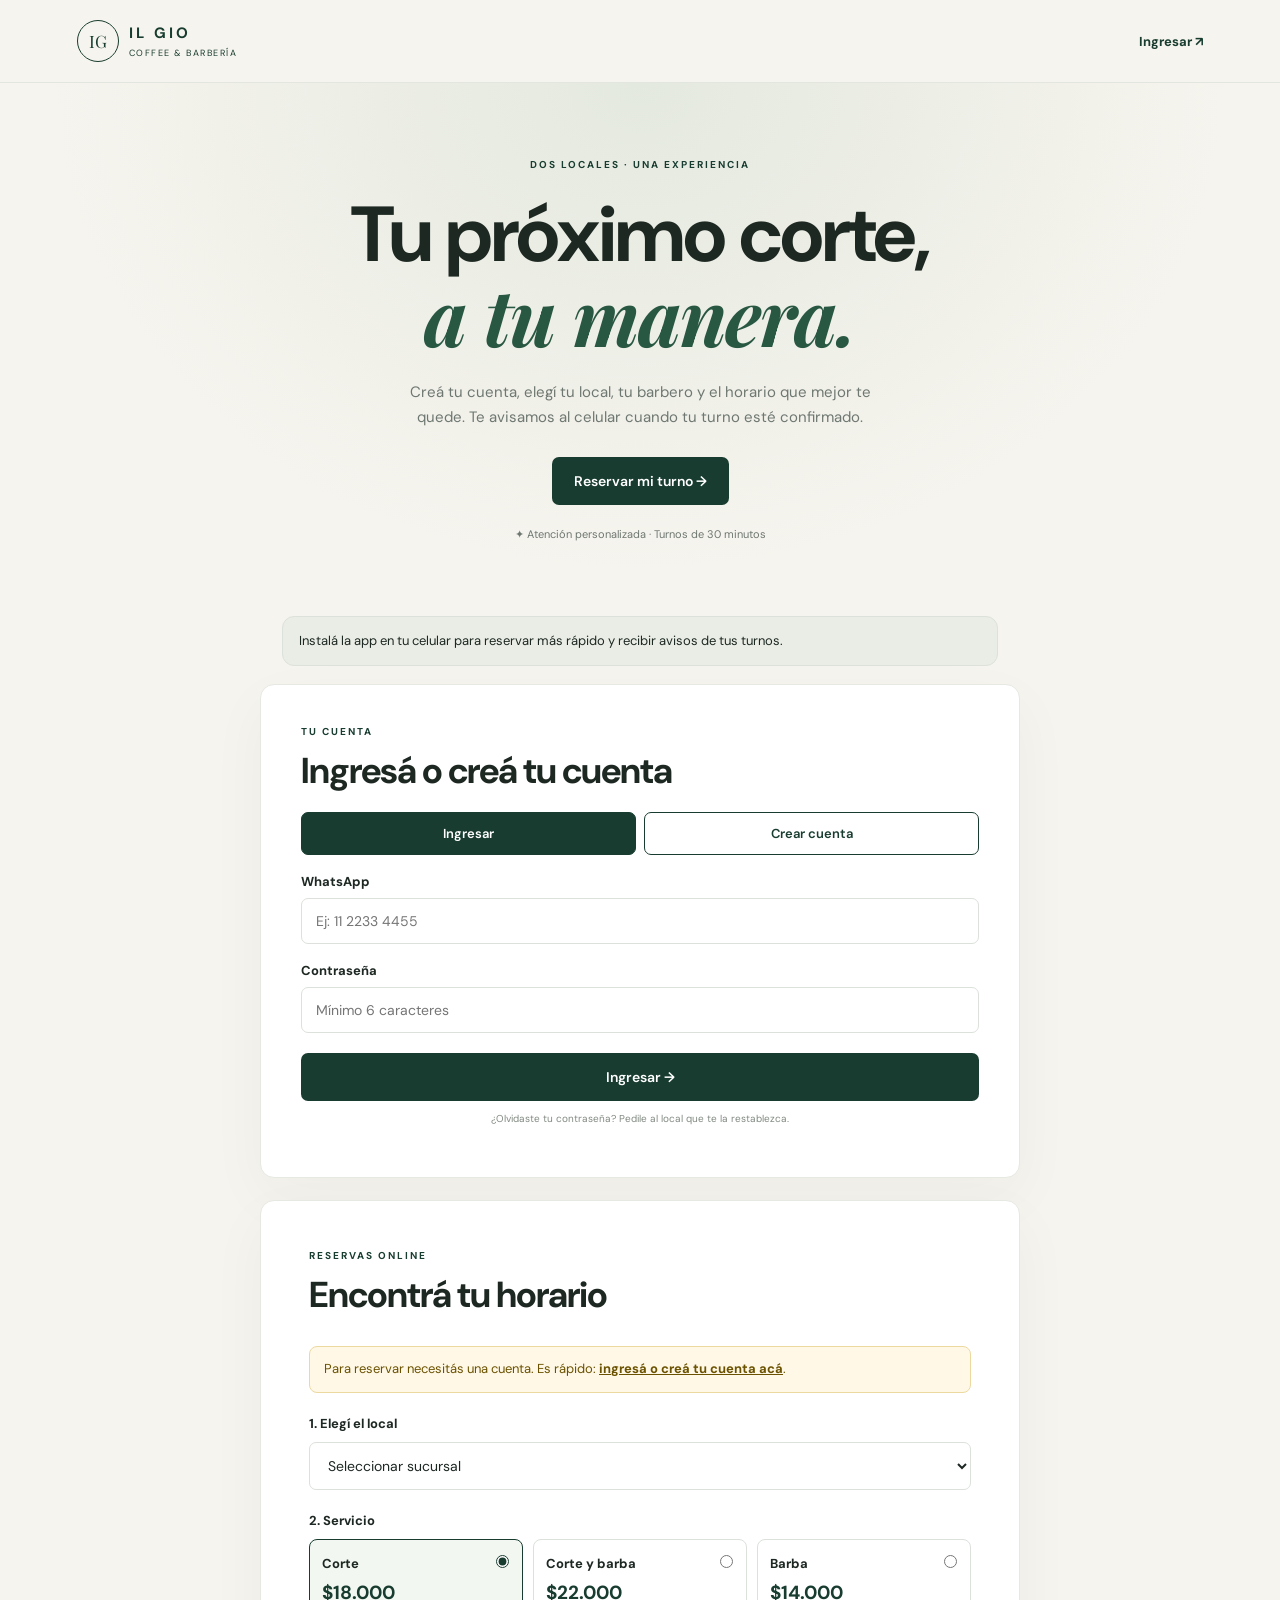
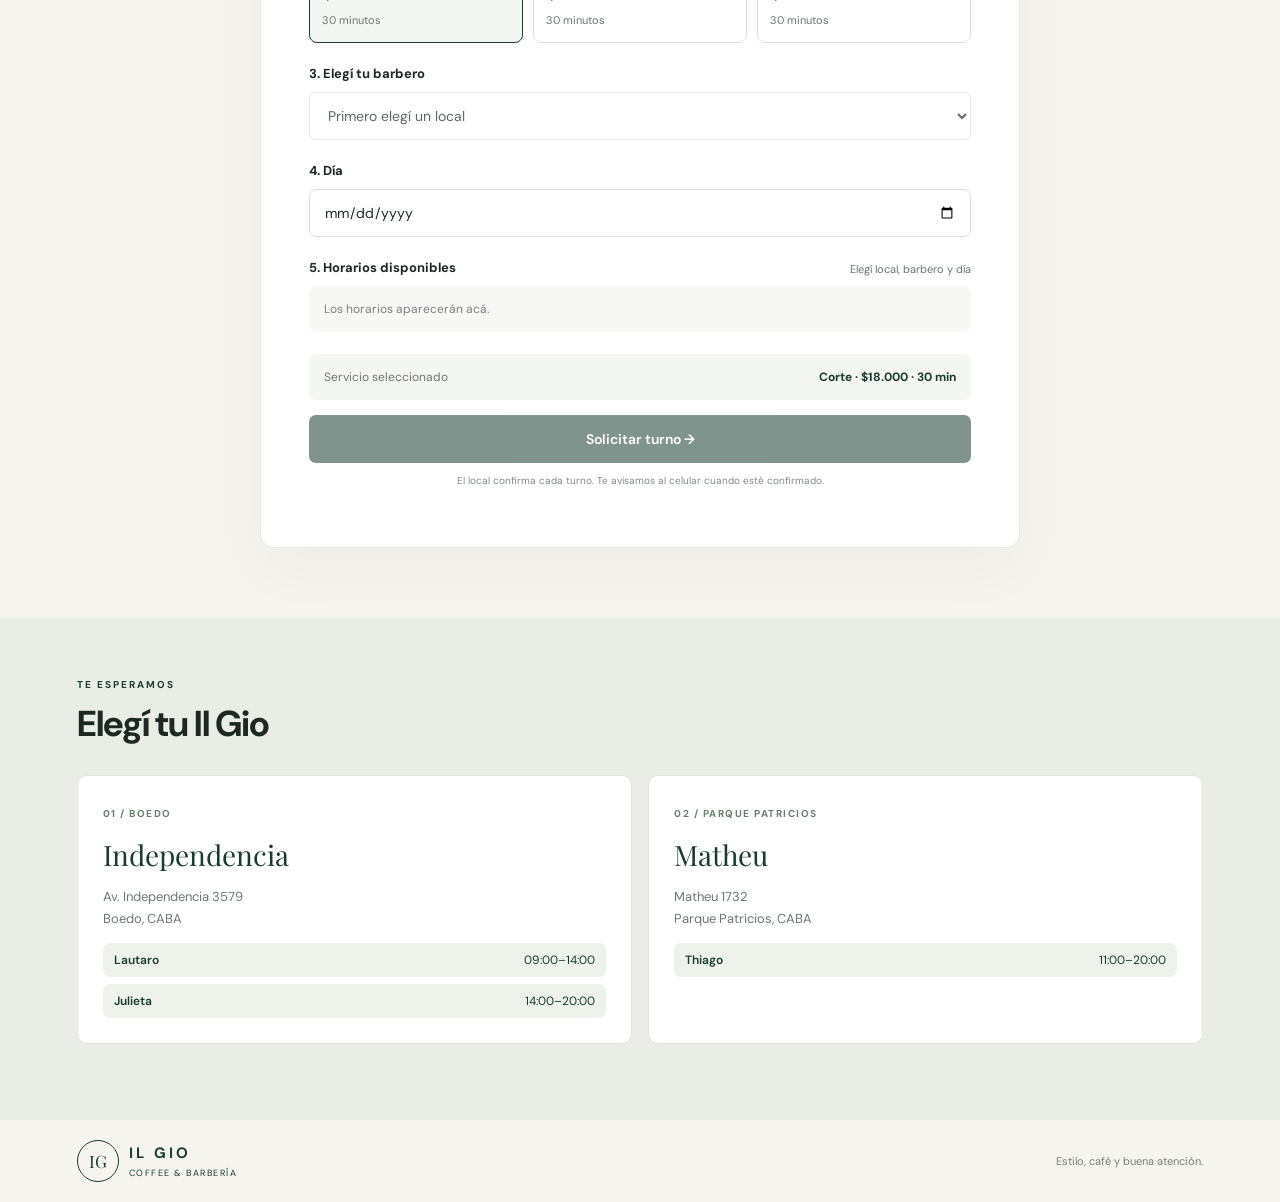
<file: index.html>
<!doctype html>
<html lang="es-AR"><head><meta charset="utf-8"><meta name="viewport" content="width=device-width,initial-scale=1,viewport-fit=cover"><meta name="theme-color" content="#183d30"><title>Turnos | Il Gio Coffee & Barbería</title>
<link rel="manifest" href="/manifest-cliente.webmanifest"><link rel="apple-touch-icon" href="/icon-180.png">
<meta name="apple-mobile-web-app-capable" content="yes"><meta name="mobile-web-app-capable" content="yes"><meta name="apple-mobile-web-app-title" content="Il Gio">
<link rel="stylesheet" href="/styles.css">
<style>
[hidden]{display:none!important}
.appbar{max-width:760px;margin:0 auto 18px;padding:0 22px}
.appbar .box{background:#e9ede5;border:1px solid #dce1db;border-radius:12px;padding:14px 16px;font-size:13px;line-height:1.6;display:flex;justify-content:space-between;gap:12px;align-items:center;flex-wrap:wrap}
.cuenta{max-width:760px;margin:0 auto 22px;background:#fff;padding:clamp(22px,5vw,40px);border:1px solid #e6e8e2;border-radius:14px;box-shadow:0 20px 60px #253b2d0a}
.cuenta h2{margin:9px 0 18px}
.tabs{display:flex;gap:8px;margin-bottom:4px}
.tabs button{flex:1;border:1px solid var(--g);background:#fff;color:var(--g);border-radius:7px;padding:12px;font:600 13px 'DM Sans',sans-serif;cursor:pointer}
.tabs button.on{background:var(--g);color:#fff}
.cuenta label{display:block;font-size:13px;font-weight:700;margin:18px 0 8px}
.cuenta input{width:100%;border:1px solid var(--line);border-radius:7px;padding:13px 14px;font:14px 'DM Sans',sans-serif;background:#fff;color:var(--ink)}
.link{background:none;border:0;color:var(--g);text-decoration:underline;font:600 13px 'DM Sans',sans-serif;cursor:pointer;padding:6px 0}
.msgbox{display:none;padding:13px;border-radius:7px;font-size:13px;line-height:1.5;margin-top:12px}
.msgbox.show{display:block}.msgbox.error{background:#fff1ef;color:#a3372a}.msgbox.success{background:#edf7ee;color:#205d35}
.fila{display:flex;gap:14px;align-items:center;flex-wrap:wrap;margin:14px 0 6px}
.turno{border:1px solid var(--line);border-radius:9px;padding:14px;margin-top:10px;font-size:13px;line-height:1.7}
.turno b{display:block;font-size:15px;color:var(--g)}
.est{display:inline-block;border-radius:20px;padding:2px 10px;font-size:11px;font-weight:700;margin:2px 0 4px}
.est.p{background:#fdeeb8;color:#7a5a00}.est.c{background:#dcf1e1;color:#205d35}
.cancelar{background:#fff1ef;color:#a3372a;border:0;border-radius:7px;padding:9px 13px;font:600 13px 'DM Sans',sans-serif;cursor:pointer;margin-top:6px}
.needlogin{background:#fff8e6;border:1px solid #ecd9a0;color:#6b5200;border-radius:8px;padding:12px 14px;font-size:13px;line-height:1.6;margin-bottom:6px}
.needlogin a{color:#6b5200;font-weight:700}
button:disabled{opacity:.55;cursor:not-allowed}
</style></head>
<body>
<header><a class="brand" href="#"><span class="mark">IG</span><span><b>IL GIO</b><small>COFFEE & BARBERÍA</small></span></a><a href="#cuenta" id="navCuenta">Ingresar ↗</a></header>
<main><section class="hero"><div class="eyebrow">DOS LOCALES · UNA EXPERIENCIA</div><h1>Tu próximo corte,<br><em>a tu manera.</em></h1><p>Creá tu cuenta, elegí tu local, tu barbero y el horario que mejor te quede. Te avisamos al celular cuando tu turno esté confirmado.</p><a class="btn" href="#reservar">Reservar mi turno →</a><div class="note">✦ Atención personalizada · Turnos de 30 minutos</div></section>

<div class="appbar" id="appbar" hidden><div class="box"><span id="appmsg">Instalá la app en tu celular para reservar más rápido y recibir avisos.</span><button class="btn" id="btnInstalar" type="button" hidden>Instalar app</button></div></div>

<section class="cuenta" id="cuenta"><div class="eyebrow">TU CUENTA</div>
<div id="vistaAuth"><h2>Ingresá o creá tu cuenta</h2>
<div class="tabs"><button type="button" id="tabIngreso" class="on">Ingresar</button><button type="button" id="tabRegistro">Crear cuenta</button></div>
<form id="authForm" novalidate>
<div id="campoNombre" hidden><label for="cName">Tu nombre</label><input id="cName" maxlength="60" autocomplete="name" placeholder="Nombre y apellido"></div>
<label for="cPhone">WhatsApp</label><input id="cPhone" type="tel" maxlength="30" autocomplete="tel" placeholder="Ej: 11 2233 4455">
<label for="cPass">Contraseña</label><input id="cPass" type="password" maxlength="100" autocomplete="current-password" placeholder="Mínimo 6 caracteres">
<button class="btn submit" id="cSubmit" type="submit" style="margin-top:20px">Ingresar →</button>
<p class="fine" id="olvide">¿Olvidaste tu contraseña? Pedile al local que te la restablezca.</p>
<div id="cMsg" class="msgbox" role="status"></div></form></div>
<div id="vistaYo" hidden><h2 id="yoSaludo">Hola</h2><div class="fine" style="text-align:left" id="yoTel"></div>
<div class="fila"><button class="btn" id="btnAvisos" type="button">🔔 Activar avisos</button><button class="link" id="btnSalir" type="button">Salir de mi cuenta</button></div>
<div class="fine" style="text-align:left" id="avisoEstado"></div>
<h3 style="margin:24px 0 2px;font-size:17px">Mis turnos</h3><div id="misTurnos"></div></div>
</section>

<section class="booking" id="reservar"><div class="eyebrow">RESERVAS ONLINE</div><h2>Encontrá tu horario</h2>
<div class="needlogin" id="needLogin">Para reservar necesitás una cuenta. Es rápido: <a href="#cuenta">ingresá o creá tu cuenta acá</a>.</div>
<form id="bookingForm">
<label for="location">1. Elegí el local</label><select id="location" required><option value="">Seleccionar sucursal</option><option value="boedo">Boedo · Av. Independencia 3579</option><option value="matheu">Parque Patricios · Matheu 1732</option></select>
<label>2. Servicio</label><div class="services"><label class="service"><input type="radio" name="service" value="Corte" data-price="18000" checked><b>Corte</b><strong>$18.000</strong><small>30 minutos</small></label><label class="service"><input type="radio" name="service" value="Corte y barba" data-price="22000"><b>Corte y barba</b><strong>$22.000</strong><small>30 minutos</small></label><label class="service"><input type="radio" name="service" value="Barba" data-price="14000"><b>Barba</b><strong>$14.000</strong><small>30 minutos</small></label></div>
<label for="barber">3. Elegí tu barbero</label><select id="barber" required disabled><option>Primero elegí un local</option></select>
<label for="date">4. Día</label><input id="date" type="date" required>
<div class="labelrow"><label>5. Horarios disponibles</label><span id="hint">Elegí local, barbero y día</span></div><div id="slots" class="slots"><div class="empty">Los horarios aparecerán acá.</div></div>
<input type="hidden" id="selectedTime">
<div class="summary"><span>Servicio seleccionado</span><b id="summary">Corte · $18.000 · 30 min</b></div><button class="btn submit" id="submit" type="submit" disabled>Solicitar turno →</button><p class="fine">El local confirma cada turno. Te avisamos al celular cuando esté confirmado.</p><div id="message" role="status"></div>
</form></section>

<section class="locations"><div class="eyebrow">TE ESPERAMOS</div><h2>Elegí tu Il Gio</h2><div class="cards"><article><small>01 / BOEDO</small><h3>Independencia</h3><p>Av. Independencia 3579<br>Boedo, CABA</p><div class="team">Lautaro <span>09:00–14:00</span></div><div class="team">Julieta <span>14:00–20:00</span></div></article><article><small>02 / PARQUE PATRICIOS</small><h3>Matheu</h3><p>Matheu 1732<br>Parque Patricios, CABA</p><div class="team">Thiago <span>11:00–20:00</span></div></article></div></section></main>
<footer><a class="brand" href="#"><span class="mark">IG</span><span><b>IL GIO</b><small>COFFEE & BARBERÍA</small></span></a><span>Estilo, café y buena atención.</span></footer><script src="/app.js"></script></body></html>
</file>
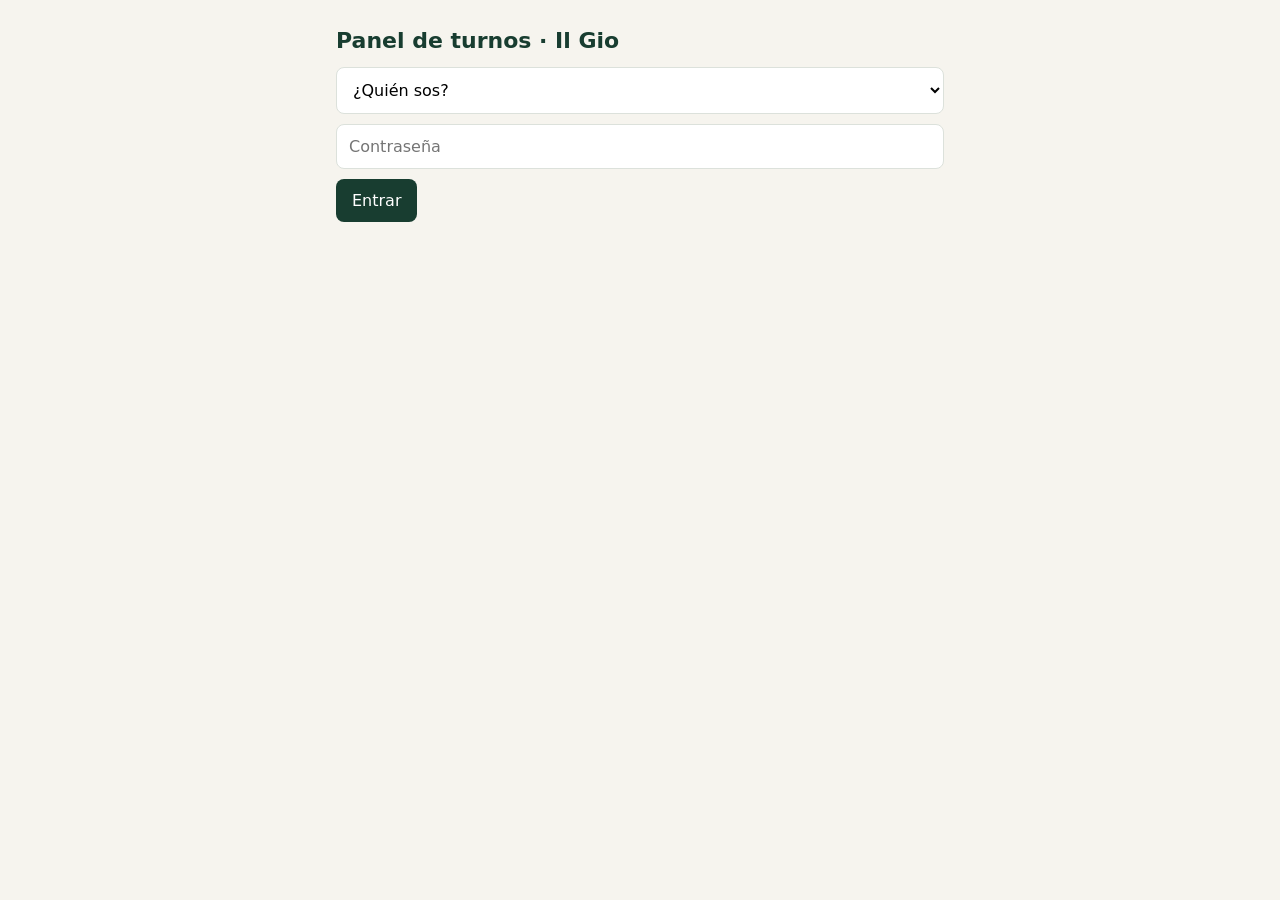
<file: admin.html>
<!doctype html>
<html lang="es-AR"><head><meta charset="utf-8"><meta name="viewport" content="width=device-width,initial-scale=1,viewport-fit=cover"><meta name="robots" content="noindex,nofollow"><meta name="theme-color" content="#183d30"><title>Panel | Il Gio</title>
<link rel="manifest" href="/manifest-admin.webmanifest"><link rel="apple-touch-icon" href="/icon-180.png">
<meta name="apple-mobile-web-app-capable" content="yes"><meta name="mobile-web-app-capable" content="yes"><meta name="apple-mobile-web-app-title" content="Il Gio Panel">
<style>
*{box-sizing:border-box}[hidden]{display:none!important}body{margin:0;font-family:system-ui,-apple-system,Segoe UI,sans-serif;background:#f6f4ee;color:#1e2823}
.wrap{max-width:640px;margin:0 auto;padding:20px 16px 60px}h1{font-size:22px;margin:8px 0 14px;color:#183d30}
input,select,button{font:inherit;font-size:16px}input,select{width:100%;padding:12px;border:1px solid #dce1db;border-radius:8px;background:#fff;margin-bottom:10px}
.btn{background:#183d30;color:#fff;border:0;border-radius:8px;padding:12px 16px;cursor:pointer}.btn.sec{background:#fff;color:#183d30;border:1px solid #183d30}
.row{display:flex;gap:8px;margin-bottom:10px}.row>*{flex:1;margin-bottom:0}.row .btn{flex:0 0 auto}
.card{background:#fff;border:1px solid #e6e8e2;border-radius:10px;padding:14px;margin-top:10px}.card.pen{border-color:#e0b84a;background:#fffbee}
.top{display:flex;justify-content:space-between;align-items:baseline;gap:10px}.hora{font-size:22px;font-weight:700;color:#183d30}
.meta{font-size:13px;color:#6e7771;margin:4px 0}.sub{font-size:13px;color:#6e7771;margin:2px 0}.cli{font-size:16px;margin:6px 0}.cli a{color:#183d30;font-weight:600}
.badge{display:inline-block;font-size:12px;font-weight:700;border-radius:20px;padding:3px 10px;margin:2px 0 4px}.badge.pen{background:#fdeeb8;color:#7a5a00}.badge.ok{background:#dcf1e1;color:#205d35}
.acts{display:flex;gap:8px;flex-wrap:wrap;margin-top:8px}.acts button,.acts a{border:0;border-radius:8px;padding:10px 14px;cursor:pointer;font-size:15px;text-decoration:none;display:inline-block}
.a-ok{background:#183d30;color:#fff}.a-no{background:#fff1ef;color:#a3372a}.a-wa{background:#e3f6ea;color:#1b6b3a}.a-gr{background:#eef0ec;color:#3d4a41}
.msg{padding:12px;border-radius:8px;margin-top:12px;font-size:14px}.err{background:#fff1ef;color:#a3372a}.vacio{background:#edf2eb;color:#3d5a47}
.app{background:#e9ede5;border:1px solid #dce1db;border-radius:10px;padding:12px 14px;font-size:13px;line-height:1.6;margin-bottom:12px}.app .acts{margin-top:6px}
.out{float:right;background:none;border:0;color:#6e7771;text-decoration:underline;cursor:pointer;font-size:13px}
</style></head><body><div class="wrap">
<div id="login"><h1>Panel de turnos · Il Gio</h1>
<select id="who"><option value="">¿Quién sos?</option><option value="dueno">Dueño</option><option value="lautaro">Lautaro</option><option value="julieta">Julieta</option><option value="thiago">Thiago</option></select>
<input id="pass" type="password" placeholder="Contraseña" autocomplete="current-password">
<div class="row"><button class="btn" id="entrar">Entrar</button></div><div id="loginMsg"></div></div>

<div id="panel" hidden><button class="out" id="salir">Salir</button><h1 id="titulo">Il Gio</h1>
<div class="app" id="appBox"><span id="appTexto"></span><div class="acts"><button class="a-ok" id="btnInstalar" type="button" hidden>Instalar app</button><button class="a-ok" id="btnAvisos" type="button" hidden>🔔 Activar avisos de turnos</button></div></div>
<div class="row"><button class="btn" id="tabT">Turnos</button><button class="btn sec" id="tabC">Clientes</button></div>
<div id="vistaT">
<div class="row"><button class="btn sec" id="ant">←</button><input id="fecha" type="date"><button class="btn sec" id="sig">→</button></div>
<div class="row"><select id="local"><option value="">Todos los locales</option><option value="boedo">Boedo</option><option value="matheu">Parque Patricios</option></select>
<select id="barbero"><option value="">Todos los barberos</option><option value="lautaro">Lautaro</option><option value="julieta">Julieta</option><option value="thiago">Thiago</option></select></div>
<div id="lista"></div></div>
<div id="vistaC" hidden><input id="buscar" placeholder="Buscar por nombre o teléfono"><div id="resumenC" class="meta"></div><div id="listaC"></div></div>
</div></div>
<script>
const $=id=>document.getElementById(id);
const LOCAL={boedo:"Boedo",matheu:"Parque Patricios"};
const NOMBRES={dueno:"Dueño",lautaro:"Lautaro",julieta:"Julieta",thiago:"Thiago"};
const TZ="America/Argentina/Buenos_Aires";
let sesion=null,turnos=[],clientes=[],instalador=null;
try{sesion=JSON.parse(localStorage.getItem("ilgio_staff")||"null")}catch(e){}
const cap=s=>s.charAt(0).toUpperCase()+s.slice(1);
const hoy=()=>new Intl.DateTimeFormat("en-CA",{timeZone:TZ}).format(new Date());
const fDia=iso=>new Intl.DateTimeFormat("es-AR",{day:"2-digit",month:"2-digit",year:"numeric",timeZone:TZ}).format(new Date(iso));
const fHora=iso=>new Intl.DateTimeFormat("es-AR",{day:"2-digit",month:"2-digit",hour:"2-digit",minute:"2-digit",hourCycle:"h23",timeZone:TZ}).format(new Date(iso));
function waNum(p){let d=String(p).replace(/\D/g,"");if(d.startsWith("00"))d=d.slice(2);if(d.startsWith("549"))return d;if(d.startsWith("54"))return"549"+d.slice(2);d=d.replace(/^0+/,"");
if(d.length===12&&d.startsWith("11")&&d.slice(2,4)==="15")d="11"+d.slice(4);else if(d.length===12&&d.slice(3,5)==="15")d=d.slice(0,3)+d.slice(5);return"549"+d}
function el(t,c,x){const e=document.createElement(t);if(c)e.className=c;if(x!==undefined)e.textContent=x;return e}
async function post(url,body,token){const r=await fetch(url,{method:"POST",headers:{"Content-Type":"application/json",...(token?{Authorization:"Bearer "+token}:{})},body:JSON.stringify(body)});const d=await r.json().catch(()=>({}));if(!r.ok)throw Object.assign(new Error(d.error||"Error"),{status:r.status});return d}
const api=(accion,datos={})=>post("/.netlify/functions/admin",{accion,...datos},sesion&&sesion.token);

// ---------- Entrar y salir ----------
function mostrar(){$("login").hidden=true;$("panel").hidden=false;$("titulo").textContent="Il Gio · "+NOMBRES[sesion.who];
 if(!$("fecha").value)$("fecha").value=hoy();if(sesion.who!=="dueno"&&!$("barbero").value)$("barbero").value=sesion.who;
 pintarApp();cargar();renovarAvisos()}
function salir(){sesion=null;try{localStorage.removeItem("ilgio_staff")}catch(e){}$("panel").hidden=true;$("login").hidden=false}
$("entrar").onclick=async()=>{$("loginMsg").innerHTML="";
 if(!$("who").value){$("loginMsg").appendChild(el("div","msg err","Elegí quién sos."));return}
 try{const d=await api("login",{who:$("who").value,password:$("pass").value});sesion={token:d.token,who:d.who};$("pass").value="";
  try{localStorage.setItem("ilgio_staff",JSON.stringify(sesion))}catch(e){}mostrar()}catch(e){$("loginMsg").appendChild(el("div","msg err",e.message))}};
$("pass").onkeydown=e=>{if(e.key==="Enter")$("entrar").click()};
$("salir").onclick=salir;
function vencida(e){if(e.status===401){salir();$("loginMsg").innerHTML="";$("loginMsg").appendChild(el("div","msg err",e.message));return true}return false}

// ---------- Turnos ----------
async function cambiar(t,to,pregunta){if(!confirm(pregunta))return;try{await api("set",{id:t.id,to})}catch(e){if(vencida(e))return;alert(e.message)}cargar()}
function pintar(){const L=$("lista");L.innerHTML="";const lo=$("local").value,ba=$("barbero").value;
 const v=turnos.filter(t=>(!lo||t.location===lo)&&(!ba||t.barber===ba));
 if(!v.length){L.appendChild(el("div","msg vacio","No hay turnos para este día."));return}
 const [yy,mm,dd]=$("fecha").value.split("-");
 v.forEach(t=>{const pen=t.status==="pending";const c=el("div","card"+(pen?" pen":"")),top=el("div","top");top.appendChild(el("span","hora",t.time));top.appendChild(el("span","meta",cap(t.barber)+" · "+LOCAL[t.location]));c.appendChild(top);
 c.appendChild(el("span","badge "+(pen?"pen":"ok"),pen?"Pendiente de confirmar":"Confirmado"));
 c.appendChild(el("div","meta",t.service+" · $"+new Intl.NumberFormat("es-AR").format(t.price)));
 const cli=el("div","cli",t.name+" · ");const a=el("a","",t.phone);a.href="tel:"+t.phone.replace(/[^\d+]/g,"");cli.appendChild(a);c.appendChild(cli);
 const acts=el("div","acts");
 if(pen){const ok=el("button","a-ok","Confirmar");ok.onclick=()=>cambiar(t,"confirmed","¿Confirmar el turno de "+t.name+" a las "+t.time+"?");acts.appendChild(ok);
  const no=el("button","a-no","Rechazar");no.onclick=()=>cambiar(t,"rejected","¿Rechazar el turno de "+t.name+" a las "+t.time+"?");acts.appendChild(no)}
 else{const no=el("button","a-no","Cancelar turno");no.onclick=()=>cambiar(t,"cancelled","¿Cancelar el turno de "+t.name+" a las "+t.time+"?");acts.appendChild(no)}
 const txt="Hola "+t.name+"! Te escribimos de Il Gio por tu turno de "+t.service+" el "+dd+"/"+mm+" a las "+t.time+(pen?".":". Está CONFIRMADO ✅");
 const w=el("a","a-wa","WhatsApp");w.href="https://wa.me/"+waNum(t.phone)+"?text="+encodeURIComponent(txt);w.target="_blank";w.rel="noopener";acts.appendChild(w);
 c.appendChild(acts);L.appendChild(c)})}
async function cargar(){$("lista").innerHTML="";$("lista").appendChild(el("div","msg vacio","Cargando…"));
 try{const d=await api("list",{date:$("fecha").value});turnos=d.turnos;pintar()}catch(e){if(vencida(e))return;$("lista").innerHTML="";$("lista").appendChild(el("div","msg err",e.message))}}
function mover(n){const d=new Date($("fecha").value+"T12:00:00");d.setDate(d.getDate()+n);$("fecha").value=d.toISOString().slice(0,10);cargar()}

// ---------- Clientes ----------
function vista(v){const c=v==="C";$("vistaT").hidden=c;$("vistaC").hidden=!c;$("tabT").className="btn"+(c?" sec":"");$("tabC").className="btn"+(c?"":" sec");if(c)cargarClientes();else cargar()}
async function cargarClientes(){const L=$("listaC");L.innerHTML="";L.appendChild(el("div","msg vacio","Cargando…"));
 try{const d=await api("clients");clientes=d.clientes;pintarClientes()}catch(e){if(vencida(e))return;L.innerHTML="";L.appendChild(el("div","msg err",e.message))}}
function pintarClientes(){const L=$("listaC");L.innerHTML="";const q=$("buscar").value.trim().toLowerCase(),qd=q.replace(/\D/g,"");
 const v=clientes.filter(c=>!q||c.name.toLowerCase().includes(q)||(qd&&c.phone.replace(/\D/g,"").includes(qd)));
 $("resumenC").textContent=v.length+(v.length===1?" cliente":" clientes");
 if(!v.length){L.appendChild(el("div","msg vacio","Todavía no hay clientes que coincidan."));return}
 v.forEach(c=>{const card=el("div","card");card.appendChild(el("div","hora",c.name));
 const cli=el("div","cli","");const a=el("a","",c.phone);a.href="tel:"+c.phone.replace(/[^\d+]/g,"");cli.appendChild(a);card.appendChild(cli);
 card.appendChild(el("div","sub",c.visitas+(c.visitas===1?" visita":" visitas")+" · "+c.total+(c.total===1?" turno pedido":" turnos pedidos")+(c.cid?" · con cuenta en la app":"")));
 if(c.ultima)card.appendChild(el("div","sub","Última visita: "+fDia(c.ultima)));
 if(c.proximo)card.appendChild(el("div","sub","Próximo turno: "+fHora(c.proximo)));
 const acts=el("div","acts");const w=el("a","a-wa","WhatsApp");w.href="https://wa.me/"+waNum(c.phone)+"?text="+encodeURIComponent("Hola "+c.name+"! Te escribimos de Il Gio.");w.target="_blank";w.rel="noopener";acts.appendChild(w);
 if(c.cid){const r=el("button","a-gr","Restablecer contraseña");r.onclick=async()=>{const p=prompt("Nueva contraseña para "+c.name+" (mínimo 6 caracteres):");if(!p)return;try{await api("reset",{cid:c.cid,password:p});alert("Listo. Avisale a "+c.name+" su nueva contraseña por WhatsApp.")}catch(e){if(!vencida(e))alert(e.message)}};acts.appendChild(r)}
 card.appendChild(acts);L.appendChild(card)})}

// ---------- Instalar y avisos ----------
const esIOS=/iphone|ipad|ipod/i.test(navigator.userAgent)||(navigator.platform==="MacIntel"&&navigator.maxTouchPoints>1);
const instalada=(window.matchMedia&&window.matchMedia("(display-mode: standalone)").matches)||navigator.standalone===true;
const puedePush="serviceWorker" in navigator&&"PushManager" in window&&"Notification" in window;
const aBytes=b=>{const s=atob((b+"=".repeat((4-b.length%4)%4)).replace(/-/g,"+").replace(/_/g,"/"));return Uint8Array.from(s,c=>c.charCodeAt(0))};
const suscripcion=async()=>(await navigator.serviceWorker.ready).pushManager.getSubscription();
async function pintarApp(){const t=$("appTexto"),b=$("btnAvisos");
 if(!instalada){t.textContent=esIOS?"Instalá la app: tocá Compartir (el cuadrado con la flecha) y elegí «Agregar a inicio». Después abrila desde el ícono para activar los avisos.":"Instalá la app en tu celular para recibir los turnos nuevos como notificación."}
 if(!puedePush){b.hidden=true;if(instalada)t.textContent="Este navegador no permite avisos.";return}
 if(Notification.permission==="denied"){b.hidden=true;t.textContent="Los avisos están bloqueados. Activalos desde los ajustes de notificaciones del celular.";return}
 let activo=false;if(Notification.permission==="granted"){try{activo=!!(await suscripcion())}catch(e){}}
 b.hidden=activo;if(activo)t.textContent="🔔 Avisos activados: te llega una notificación cada vez que se pide un turno.";else if(instalada||!esIOS)t.textContent="Activá los avisos para recibir cada turno nuevo como notificación."}
async function activarAvisos(){const p=await Notification.requestPermission();if(p!=="granted")throw new Error("No se activaron los avisos.");
 const reg=await navigator.serviceWorker.ready;let sub=await reg.pushManager.getSubscription();
 if(!sub){const {key}=await post("/.netlify/functions/cuenta",{accion:"vapid"});sub=await reg.pushManager.subscribe({userVisibleOnly:true,applicationServerKey:aBytes(key)})}
 await api("push",{sub:sub.toJSON()})}
async function renovarAvisos(){if(!puedePush||Notification.permission!=="granted")return;try{const s=await suscripcion();if(s)await api("push",{sub:s.toJSON()})}catch(e){}}
$("btnAvisos").onclick=async()=>{$("btnAvisos").disabled=true;try{await activarAvisos()}catch(e){if(!vencida(e))alert(e.message)}$("btnAvisos").disabled=false;pintarApp()};
window.addEventListener("beforeinstallprompt",e=>{e.preventDefault();instalador=e;$("btnInstalar").hidden=false});
$("btnInstalar").onclick=async()=>{if(!instalador)return;instalador.prompt();await instalador.userChoice;instalador=null;$("btnInstalar").hidden=true};

$("tabT").onclick=()=>vista("T");$("tabC").onclick=()=>vista("C");$("buscar").oninput=pintarClientes;
$("fecha").onchange=cargar;$("ant").onclick=()=>mover(-1);$("sig").onclick=()=>mover(1);$("local").onchange=pintar;$("barbero").onchange=pintar;
if("serviceWorker" in navigator)navigator.serviceWorker.register("/sw.js").catch(()=>{});
if(sesion&&sesion.token)mostrar();
</script></body></html>
</file>
<file: styles.css>
@import url('https://fonts.googleapis.com/css2?family=DM+Sans:wght@400;500;600;700&family=Playfair+Display:ital,wght@0,600;0,700;1,600&display=swap');
:root{--g:#183d30;--g2:#285742;--cream:#f6f4ee;--ink:#1e2823;--muted:#6e7771;--line:#dce1db}*{box-sizing:border-box}html{scroll-behavior:smooth}body{margin:0;background:var(--cream);color:var(--ink);font-family:'DM Sans',sans-serif}header,footer{padding:20px max(6vw,22px);display:flex;justify-content:space-between;align-items:center;gap:18px}header{border-bottom:1px solid #e3e5df}header>a:last-child{color:var(--g);text-decoration:none;font-size:13px;font-weight:700}.brand{display:flex;gap:10px;align-items:center;text-decoration:none;color:var(--g)}.mark{border:1px solid var(--g);border-radius:50%;width:42px;height:42px;display:grid;place-items:center;font-family:'Playfair Display';font-size:17px}.brand b,.brand small{display:block}.brand b{letter-spacing:3px;font-size:15px}.brand small{font-size:9px;letter-spacing:1.5px;margin-top:4px}.hero{text-align:center;padding:75px 22px;background:radial-gradient(ellipse at 50% 0%,#e4e9df,transparent 65%)}.eyebrow{font-size:10px;letter-spacing:2px;font-weight:700;color:var(--g)}h1{font-size:clamp(43px,7vw,78px);line-height:1.03;letter-spacing:-2px;margin:24px 0 18px}h1 em{font-family:'Playfair Display';color:var(--g2)}.hero p{max-width:510px;margin:0 auto 26px;line-height:1.7;color:var(--muted);font-size:15px}.btn{display:inline-block;background:var(--g);color:white;border:0;border-radius:7px;padding:15px 22px;text-decoration:none;font:600 14px 'DM Sans';cursor:pointer}.btn:hover{background:#245640}.note{font-size:11px;color:var(--muted);margin-top:22px}.booking{max-width:760px;margin:0 auto 70px;background:white;padding:clamp(22px,5vw,48px);border:1px solid #e6e8e2;border-radius:14px;box-shadow:0 20px 60px #253b2d0a}h2{font-size:clamp(27px,4vw,36px);letter-spacing:-1px;margin:9px 0 28px}form>label,.labelrow label{display:block;font-size:13px;font-weight:700;margin:22px 0 10px}select,input[type=date],input[type=text],input[type=tel],input:not([type]){width:100%;border:1px solid var(--line);border-radius:7px;padding:13px 14px;font:14px 'DM Sans';background:white;color:var(--ink)}select:focus,input:focus{outline:2px solid #d4e4d6}.services{display:grid;grid-template-columns:repeat(3,1fr);gap:10px}.service{position:relative;border:1px solid var(--line);border-radius:8px;padding:15px 12px;display:flex;flex-direction:column;gap:8px;cursor:pointer}.service:has(input:checked){border:1.5px solid var(--g);background:#f3f7f2}.service input{position:absolute;right:10px;top:12px;accent-color:var(--g)}.service b{font-size:13px;padding-right:14px}.service strong{font-size:19px;color:var(--g)}.service small{font-size:11px;color:var(--muted)}.labelrow{display:flex;justify-content:space-between;align-items:end;gap:12px}.labelrow label{margin-bottom:10px}#hint{font-size:11px;color:var(--muted);margin-bottom:10px}.slots{display:flex;flex-wrap:wrap;gap:8px}.slot{border:1px solid var(--line);border-radius:6px;background:white;padding:10px 14px;min-width:76px;font:600 13px 'DM Sans';cursor:pointer}.slot:hover,.slot.selected{background:var(--g);color:white;border-color:var(--g)}.empty{padding:15px;background:#f7f8f5;border-radius:7px;color:#7a827b;font-size:12px;width:100%}.summary{display:flex;justify-content:space-between;gap:15px;background:#f4f6f1;padding:15px;border-radius:7px;margin:22px 0 15px;font-size:12px;color:var(--muted)}.summary b{color:var(--g);text-align:right}.submit{width:100%}.fine{font-size:10px;color:#818981;text-align:center;line-height:1.6}#message{display:none;padding:13px;border-radius:7px;font-size:13px;line-height:1.5;margin-top:12px}#message.show{display:block}#message.error{background:#fff1ef;color:#a3372a}#message.success{background:#edf7ee;color:#205d35}.locations{background:#e9ede5;padding:60px max(6vw,22px) 76px}.cards{display:grid;grid-template-columns:1fr 1fr;gap:16px}.cards article{background:white;border:1px solid #dfe4dc;border-radius:10px;padding:25px}.cards article>small{font-size:10px;letter-spacing:1.5px;font-weight:700;color:#66806d}.cards h3{font:28px 'Playfair Display';color:var(--g);margin:14px 0 8px}.cards p{font-size:13px;line-height:1.7;color:var(--muted)}.team{display:flex;justify-content:space-between;background:#edf2eb;color:var(--g);border-radius:7px;padding:9px 11px;margin-top:7px;font-size:12px;font-weight:600}.team span{font-weight:400}footer{font-size:11px;color:#778078}@media(max-width:560px){.hero{padding:60px 22px}.services,.cards{grid-template-columns:1fr}.service{display:grid;grid-template-columns:1fr auto;align-items:center}.service small{grid-column:1}.service input{top:17px}.labelrow{align-items:start;flex-direction:column;gap:0}footer{align-items:flex-start;flex-direction:column}}
</file>
